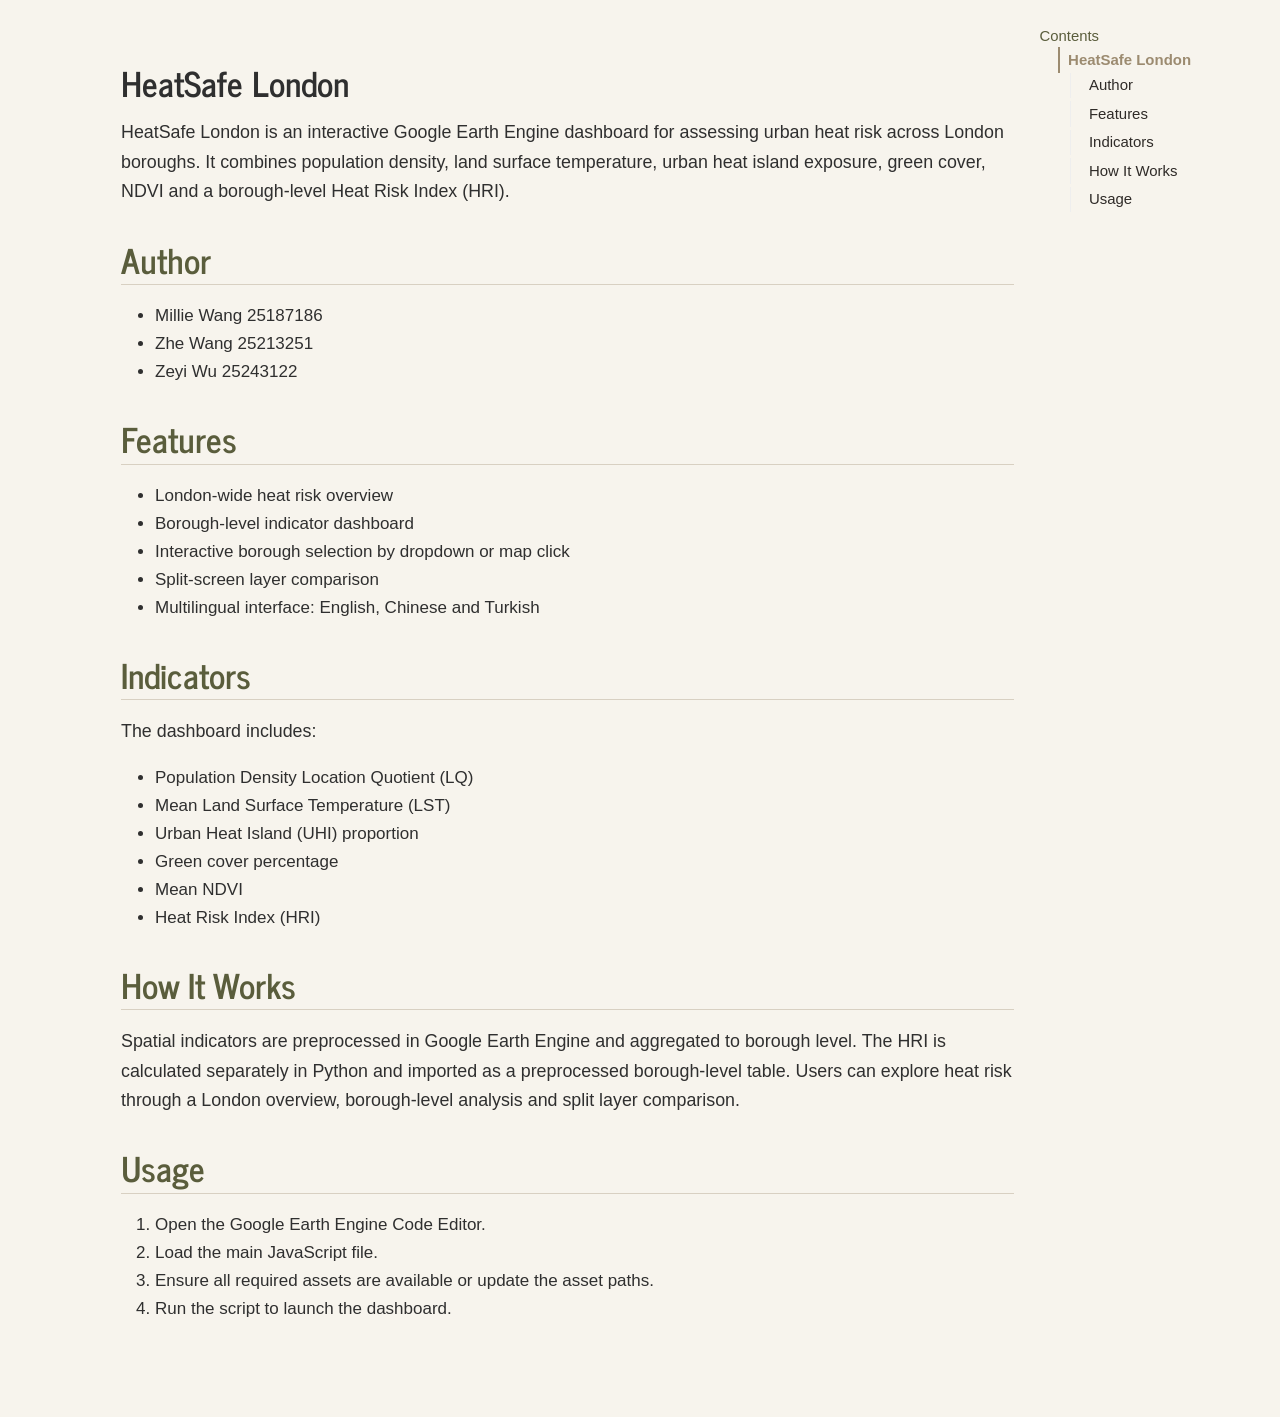
<file: docs/readme.html>
<!DOCTYPE html>
<html xmlns="http://www.w3.org/1999/xhtml" lang="en" xml:lang="en"><head>

<meta charset="utf-8">
<meta name="generator" content="quarto-1.8.27">

<meta name="viewport" content="width=device-width, initial-scale=1.0, user-scalable=yes">


<title>readme</title>
<style>
code{white-space: pre-wrap;}
span.smallcaps{font-variant: small-caps;}
div.columns{display: flex; gap: min(4vw, 1.5em);}
div.column{flex: auto; overflow-x: auto;}
div.hanging-indent{margin-left: 1.5em; text-indent: -1.5em;}
ul.task-list{list-style: none;}
ul.task-list li input[type="checkbox"] {
  width: 0.8em;
  margin: 0 0.8em 0.2em -1em; /* quarto-specific, see https://github.com/quarto-dev/quarto-cli/issues/4556 */ 
  vertical-align: middle;
}
</style>


<script src="site_libs/quarto-nav/quarto-nav.js"></script>
<script src="site_libs/clipboard/clipboard.min.js"></script>
<script src="site_libs/quarto-search/autocomplete.umd.js"></script>
<script src="site_libs/quarto-search/fuse.min.js"></script>
<script src="site_libs/quarto-search/quarto-search.js"></script>
<meta name="quarto:offset" content="./">
<script src="site_libs/quarto-html/quarto.js" type="module"></script>
<script src="site_libs/quarto-html/tabsets/tabsets.js" type="module"></script>
<script src="site_libs/quarto-html/axe/axe-check.js" type="module"></script>
<script src="site_libs/quarto-html/popper.min.js"></script>
<script src="site_libs/quarto-html/tippy.umd.min.js"></script>
<script src="site_libs/quarto-html/anchor.min.js"></script>
<link href="site_libs/quarto-html/tippy.css" rel="stylesheet">
<link href="site_libs/quarto-html/quarto-syntax-highlighting-8b4baf804e461d9b72633f0de59a0cac.css" rel="stylesheet" id="quarto-text-highlighting-styles">
<script src="site_libs/bootstrap/bootstrap.min.js"></script>
<link href="site_libs/bootstrap/bootstrap-icons.css" rel="stylesheet">
<link href="site_libs/bootstrap/bootstrap-45b8331bbeab54e69bca7af882e0669b.min.css" rel="stylesheet" append-hash="true" id="quarto-bootstrap" data-mode="light">
<script id="quarto-search-options" type="application/json">{
  "location": "sidebar",
  "copy-button": false,
  "collapse-after": 3,
  "panel-placement": "start",
  "type": "textbox",
  "limit": 50,
  "keyboard-shortcut": [
    "f",
    "/",
    "s"
  ],
  "show-item-context": false,
  "language": {
    "search-no-results-text": "No results",
    "search-matching-documents-text": "matching documents",
    "search-copy-link-title": "Copy link to search",
    "search-hide-matches-text": "Hide additional matches",
    "search-more-match-text": "more match in this document",
    "search-more-matches-text": "more matches in this document",
    "search-clear-button-title": "Clear",
    "search-text-placeholder": "",
    "search-detached-cancel-button-title": "Cancel",
    "search-submit-button-title": "Submit",
    "search-label": "Search"
  }
}</script>
<style>html{ scroll-behavior: smooth; }</style>


<link rel="stylesheet" href="style.css">
</head>

<body class="quarto-light">

<div id="quarto-search-results"></div>
<!-- content -->
<div id="quarto-content" class="quarto-container page-columns page-rows-contents page-layout-article">
<!-- sidebar -->
<!-- margin-sidebar -->
    <div id="quarto-margin-sidebar" class="sidebar margin-sidebar">
        <nav id="TOC" role="doc-toc" class="toc-active">
    <h2 id="toc-title">Contents</h2>
   
  <ul>
  <li><a href="#heatsafe-london" id="toc-heatsafe-london" class="nav-link active" data-scroll-target="#heatsafe-london">HeatSafe London</a>
  <ul class="collapse">
  <li><a href="#author" id="toc-author" class="nav-link" data-scroll-target="#author">Author</a></li>
  <li><a href="#features" id="toc-features" class="nav-link" data-scroll-target="#features">Features</a></li>
  <li><a href="#indicators" id="toc-indicators" class="nav-link" data-scroll-target="#indicators">Indicators</a></li>
  <li><a href="#how-it-works" id="toc-how-it-works" class="nav-link" data-scroll-target="#how-it-works">How It Works</a></li>
  <li><a href="#usage" id="toc-usage" class="nav-link" data-scroll-target="#usage">Usage</a></li>
  </ul></li>
  </ul>
</nav>
    </div>
<!-- main -->
<main class="content" id="quarto-document-content"><header id="title-block-header" class="quarto-title-block"></header>




<section id="heatsafe-london" class="level1">
<h1>HeatSafe London</h1>
<p>HeatSafe London is an interactive Google Earth Engine dashboard for assessing urban heat risk across London boroughs. It combines population density, land surface temperature, urban heat island exposure, green cover, NDVI and a borough-level Heat Risk Index (HRI).</p>
<section id="author" class="level2">
<h2 class="anchored" data-anchor-id="author">Author</h2>
<ul>
<li>Millie Wang 25187186</li>
<li>Zhe Wang 25213251</li>
<li>Zeyi Wu 25243122</li>
</ul>
</section>
<section id="features" class="level2">
<h2 class="anchored" data-anchor-id="features">Features</h2>
<ul>
<li>London-wide heat risk overview</li>
<li>Borough-level indicator dashboard</li>
<li>Interactive borough selection by dropdown or map click</li>
<li>Split-screen layer comparison</li>
<li>Multilingual interface: English, Chinese and Turkish</li>
</ul>
</section>
<section id="indicators" class="level2">
<h2 class="anchored" data-anchor-id="indicators">Indicators</h2>
<p>The dashboard includes:</p>
<ul>
<li>Population Density Location Quotient (LQ)</li>
<li>Mean Land Surface Temperature (LST)</li>
<li>Urban Heat Island (UHI) proportion</li>
<li>Green cover percentage</li>
<li>Mean NDVI</li>
<li>Heat Risk Index (HRI)</li>
</ul>
</section>
<section id="how-it-works" class="level2">
<h2 class="anchored" data-anchor-id="how-it-works">How It Works</h2>
<p>Spatial indicators are preprocessed in Google Earth Engine and aggregated to borough level. The HRI is calculated separately in Python and imported as a preprocessed borough-level table. Users can explore heat risk through a London overview, borough-level analysis and split layer comparison.</p>
</section>
<section id="usage" class="level2">
<h2 class="anchored" data-anchor-id="usage">Usage</h2>
<ol type="1">
<li>Open the Google Earth Engine Code Editor.</li>
<li>Load the main JavaScript file.</li>
<li>Ensure all required assets are available or update the asset paths.</li>
<li>Run the script to launch the dashboard.</li>
</ol>


</section>
</section>

</main> <!-- /main -->
<script id="quarto-html-after-body" type="application/javascript">
  window.document.addEventListener("DOMContentLoaded", function (event) {
    const icon = "";
    const anchorJS = new window.AnchorJS();
    anchorJS.options = {
      placement: 'right',
      icon: icon
    };
    anchorJS.add('.anchored');
    const isCodeAnnotation = (el) => {
      for (const clz of el.classList) {
        if (clz.startsWith('code-annotation-')) {                     
          return true;
        }
      }
      return false;
    }
    const onCopySuccess = function(e) {
      // button target
      const button = e.trigger;
      // don't keep focus
      button.blur();
      // flash "checked"
      button.classList.add('code-copy-button-checked');
      var currentTitle = button.getAttribute("title");
      button.setAttribute("title", "Copied!");
      let tooltip;
      if (window.bootstrap) {
        button.setAttribute("data-bs-toggle", "tooltip");
        button.setAttribute("data-bs-placement", "left");
        button.setAttribute("data-bs-title", "Copied!");
        tooltip = new bootstrap.Tooltip(button, 
          { trigger: "manual", 
            customClass: "code-copy-button-tooltip",
            offset: [0, -8]});
        tooltip.show();    
      }
      setTimeout(function() {
        if (tooltip) {
          tooltip.hide();
          button.removeAttribute("data-bs-title");
          button.removeAttribute("data-bs-toggle");
          button.removeAttribute("data-bs-placement");
        }
        button.setAttribute("title", currentTitle);
        button.classList.remove('code-copy-button-checked');
      }, 1000);
      // clear code selection
      e.clearSelection();
    }
    const getTextToCopy = function(trigger) {
      const outerScaffold = trigger.parentElement.cloneNode(true);
      const codeEl = outerScaffold.querySelector('code');
      for (const childEl of codeEl.children) {
        if (isCodeAnnotation(childEl)) {
          childEl.remove();
        }
      }
      return codeEl.innerText;
    }
    const clipboard = new window.ClipboardJS('.code-copy-button:not([data-in-quarto-modal])', {
      text: getTextToCopy
    });
    clipboard.on('success', onCopySuccess);
    if (window.document.getElementById('quarto-embedded-source-code-modal')) {
      const clipboardModal = new window.ClipboardJS('.code-copy-button[data-in-quarto-modal]', {
        text: getTextToCopy,
        container: window.document.getElementById('quarto-embedded-source-code-modal')
      });
      clipboardModal.on('success', onCopySuccess);
    }
      var localhostRegex = new RegExp(/^(?:http|https):\/\/localhost\:?[0-9]*\//);
      var mailtoRegex = new RegExp(/^mailto:/);
        var filterRegex = new RegExp('/' + window.location.host + '/');
      var isInternal = (href) => {
          return filterRegex.test(href) || localhostRegex.test(href) || mailtoRegex.test(href);
      }
      // Inspect non-navigation links and adorn them if external
     var links = window.document.querySelectorAll('a[href]:not(.nav-link):not(.navbar-brand):not(.toc-action):not(.sidebar-link):not(.sidebar-item-toggle):not(.pagination-link):not(.no-external):not([aria-hidden]):not(.dropdown-item):not(.quarto-navigation-tool):not(.about-link)');
      for (var i=0; i<links.length; i++) {
        const link = links[i];
        if (!isInternal(link.href)) {
          // undo the damage that might have been done by quarto-nav.js in the case of
          // links that we want to consider external
          if (link.dataset.originalHref !== undefined) {
            link.href = link.dataset.originalHref;
          }
            // target, if specified
            link.setAttribute("target", "_blank");
            if (link.getAttribute("rel") === null) {
              link.setAttribute("rel", "noopener");
            }
        }
      }
    function tippyHover(el, contentFn, onTriggerFn, onUntriggerFn) {
      const config = {
        allowHTML: true,
        maxWidth: 500,
        delay: 100,
        arrow: false,
        appendTo: function(el) {
            return el.parentElement;
        },
        interactive: true,
        interactiveBorder: 10,
        theme: 'quarto',
        placement: 'bottom-start',
      };
      if (contentFn) {
        config.content = contentFn;
      }
      if (onTriggerFn) {
        config.onTrigger = onTriggerFn;
      }
      if (onUntriggerFn) {
        config.onUntrigger = onUntriggerFn;
      }
      window.tippy(el, config); 
    }
    const noterefs = window.document.querySelectorAll('a[role="doc-noteref"]');
    for (var i=0; i<noterefs.length; i++) {
      const ref = noterefs[i];
      tippyHover(ref, function() {
        // use id or data attribute instead here
        let href = ref.getAttribute('data-footnote-href') || ref.getAttribute('href');
        try { href = new URL(href).hash; } catch {}
        const id = href.replace(/^#\/?/, "");
        const note = window.document.getElementById(id);
        if (note) {
          return note.innerHTML;
        } else {
          return "";
        }
      });
    }
    const xrefs = window.document.querySelectorAll('a.quarto-xref');
    const processXRef = (id, note) => {
      // Strip column container classes
      const stripColumnClz = (el) => {
        el.classList.remove("page-full", "page-columns");
        if (el.children) {
          for (const child of el.children) {
            stripColumnClz(child);
          }
        }
      }
      stripColumnClz(note)
      if (id === null || id.startsWith('sec-')) {
        // Special case sections, only their first couple elements
        const container = document.createElement("div");
        if (note.children && note.children.length > 2) {
          container.appendChild(note.children[0].cloneNode(true));
          for (let i = 1; i < note.children.length; i++) {
            const child = note.children[i];
            if (child.tagName === "P" && child.innerText === "") {
              continue;
            } else {
              container.appendChild(child.cloneNode(true));
              break;
            }
          }
          if (window.Quarto?.typesetMath) {
            window.Quarto.typesetMath(container);
          }
          return container.innerHTML
        } else {
          if (window.Quarto?.typesetMath) {
            window.Quarto.typesetMath(note);
          }
          return note.innerHTML;
        }
      } else {
        // Remove any anchor links if they are present
        const anchorLink = note.querySelector('a.anchorjs-link');
        if (anchorLink) {
          anchorLink.remove();
        }
        if (window.Quarto?.typesetMath) {
          window.Quarto.typesetMath(note);
        }
        if (note.classList.contains("callout")) {
          return note.outerHTML;
        } else {
          return note.innerHTML;
        }
      }
    }
    for (var i=0; i<xrefs.length; i++) {
      const xref = xrefs[i];
      tippyHover(xref, undefined, function(instance) {
        instance.disable();
        let url = xref.getAttribute('href');
        let hash = undefined; 
        if (url.startsWith('#')) {
          hash = url;
        } else {
          try { hash = new URL(url).hash; } catch {}
        }
        if (hash) {
          const id = hash.replace(/^#\/?/, "");
          const note = window.document.getElementById(id);
          if (note !== null) {
            try {
              const html = processXRef(id, note.cloneNode(true));
              instance.setContent(html);
            } finally {
              instance.enable();
              instance.show();
            }
          } else {
            // See if we can fetch this
            fetch(url.split('#')[0])
            .then(res => res.text())
            .then(html => {
              const parser = new DOMParser();
              const htmlDoc = parser.parseFromString(html, "text/html");
              const note = htmlDoc.getElementById(id);
              if (note !== null) {
                const html = processXRef(id, note);
                instance.setContent(html);
              } 
            }).finally(() => {
              instance.enable();
              instance.show();
            });
          }
        } else {
          // See if we can fetch a full url (with no hash to target)
          // This is a special case and we should probably do some content thinning / targeting
          fetch(url)
          .then(res => res.text())
          .then(html => {
            const parser = new DOMParser();
            const htmlDoc = parser.parseFromString(html, "text/html");
            const note = htmlDoc.querySelector('main.content');
            if (note !== null) {
              // This should only happen for chapter cross references
              // (since there is no id in the URL)
              // remove the first header
              if (note.children.length > 0 && note.children[0].tagName === "HEADER") {
                note.children[0].remove();
              }
              const html = processXRef(null, note);
              instance.setContent(html);
            } 
          }).finally(() => {
            instance.enable();
            instance.show();
          });
        }
      }, function(instance) {
      });
    }
        let selectedAnnoteEl;
        const selectorForAnnotation = ( cell, annotation) => {
          let cellAttr = 'data-code-cell="' + cell + '"';
          let lineAttr = 'data-code-annotation="' +  annotation + '"';
          const selector = 'span[' + cellAttr + '][' + lineAttr + ']';
          return selector;
        }
        const selectCodeLines = (annoteEl) => {
          const doc = window.document;
          const targetCell = annoteEl.getAttribute("data-target-cell");
          const targetAnnotation = annoteEl.getAttribute("data-target-annotation");
          const annoteSpan = window.document.querySelector(selectorForAnnotation(targetCell, targetAnnotation));
          const lines = annoteSpan.getAttribute("data-code-lines").split(",");
          const lineIds = lines.map((line) => {
            return targetCell + "-" + line;
          })
          let top = null;
          let height = null;
          let parent = null;
          if (lineIds.length > 0) {
              //compute the position of the single el (top and bottom and make a div)
              const el = window.document.getElementById(lineIds[0]);
              top = el.offsetTop;
              height = el.offsetHeight;
              parent = el.parentElement.parentElement;
            if (lineIds.length > 1) {
              const lastEl = window.document.getElementById(lineIds[lineIds.length - 1]);
              const bottom = lastEl.offsetTop + lastEl.offsetHeight;
              height = bottom - top;
            }
            if (top !== null && height !== null && parent !== null) {
              // cook up a div (if necessary) and position it 
              let div = window.document.getElementById("code-annotation-line-highlight");
              if (div === null) {
                div = window.document.createElement("div");
                div.setAttribute("id", "code-annotation-line-highlight");
                div.style.position = 'absolute';
                parent.appendChild(div);
              }
              div.style.top = top - 2 + "px";
              div.style.height = height + 4 + "px";
              div.style.left = 0;
              let gutterDiv = window.document.getElementById("code-annotation-line-highlight-gutter");
              if (gutterDiv === null) {
                gutterDiv = window.document.createElement("div");
                gutterDiv.setAttribute("id", "code-annotation-line-highlight-gutter");
                gutterDiv.style.position = 'absolute';
                const codeCell = window.document.getElementById(targetCell);
                const gutter = codeCell.querySelector('.code-annotation-gutter');
                gutter.appendChild(gutterDiv);
              }
              gutterDiv.style.top = top - 2 + "px";
              gutterDiv.style.height = height + 4 + "px";
            }
            selectedAnnoteEl = annoteEl;
          }
        };
        const unselectCodeLines = () => {
          const elementsIds = ["code-annotation-line-highlight", "code-annotation-line-highlight-gutter"];
          elementsIds.forEach((elId) => {
            const div = window.document.getElementById(elId);
            if (div) {
              div.remove();
            }
          });
          selectedAnnoteEl = undefined;
        };
          // Handle positioning of the toggle
      window.addEventListener(
        "resize",
        throttle(() => {
          elRect = undefined;
          if (selectedAnnoteEl) {
            selectCodeLines(selectedAnnoteEl);
          }
        }, 10)
      );
      function throttle(fn, ms) {
      let throttle = false;
      let timer;
        return (...args) => {
          if(!throttle) { // first call gets through
              fn.apply(this, args);
              throttle = true;
          } else { // all the others get throttled
              if(timer) clearTimeout(timer); // cancel #2
              timer = setTimeout(() => {
                fn.apply(this, args);
                timer = throttle = false;
              }, ms);
          }
        };
      }
        // Attach click handler to the DT
        const annoteDls = window.document.querySelectorAll('dt[data-target-cell]');
        for (const annoteDlNode of annoteDls) {
          annoteDlNode.addEventListener('click', (event) => {
            const clickedEl = event.target;
            if (clickedEl !== selectedAnnoteEl) {
              unselectCodeLines();
              const activeEl = window.document.querySelector('dt[data-target-cell].code-annotation-active');
              if (activeEl) {
                activeEl.classList.remove('code-annotation-active');
              }
              selectCodeLines(clickedEl);
              clickedEl.classList.add('code-annotation-active');
            } else {
              // Unselect the line
              unselectCodeLines();
              clickedEl.classList.remove('code-annotation-active');
            }
          });
        }
    const findCites = (el) => {
      const parentEl = el.parentElement;
      if (parentEl) {
        const cites = parentEl.dataset.cites;
        if (cites) {
          return {
            el,
            cites: cites.split(' ')
          };
        } else {
          return findCites(el.parentElement)
        }
      } else {
        return undefined;
      }
    };
    var bibliorefs = window.document.querySelectorAll('a[role="doc-biblioref"]');
    for (var i=0; i<bibliorefs.length; i++) {
      const ref = bibliorefs[i];
      const citeInfo = findCites(ref);
      if (citeInfo) {
        tippyHover(citeInfo.el, function() {
          var popup = window.document.createElement('div');
          citeInfo.cites.forEach(function(cite) {
            var citeDiv = window.document.createElement('div');
            citeDiv.classList.add('hanging-indent');
            citeDiv.classList.add('csl-entry');
            var biblioDiv = window.document.getElementById('ref-' + cite);
            if (biblioDiv) {
              citeDiv.innerHTML = biblioDiv.innerHTML;
            }
            popup.appendChild(citeDiv);
          });
          return popup.innerHTML;
        });
      }
    }
  });
  </script>
</div> <!-- /content -->




<script src="site_libs/quarto-html/zenscroll-min.js"></script>
</body></html>
</file>
<file: docs/site_libs/quarto-html/tippy.css>
.tippy-box[data-animation=fade][data-state=hidden]{opacity:0}[data-tippy-root]{max-width:calc(100vw - 10px)}.tippy-box{position:relative;background-color:#333;color:#fff;border-radius:4px;font-size:14px;line-height:1.4;white-space:normal;outline:0;transition-property:transform,visibility,opacity}.tippy-box[data-placement^=top]>.tippy-arrow{bottom:0}.tippy-box[data-placement^=top]>.tippy-arrow:before{bottom:-7px;left:0;border-width:8px 8px 0;border-top-color:initial;transform-origin:center top}.tippy-box[data-placement^=bottom]>.tippy-arrow{top:0}.tippy-box[data-placement^=bottom]>.tippy-arrow:before{top:-7px;left:0;border-width:0 8px 8px;border-bottom-color:initial;transform-origin:center bottom}.tippy-box[data-placement^=left]>.tippy-arrow{right:0}.tippy-box[data-placement^=left]>.tippy-arrow:before{border-width:8px 0 8px 8px;border-left-color:initial;right:-7px;transform-origin:center left}.tippy-box[data-placement^=right]>.tippy-arrow{left:0}.tippy-box[data-placement^=right]>.tippy-arrow:before{left:-7px;border-width:8px 8px 8px 0;border-right-color:initial;transform-origin:center right}.tippy-box[data-inertia][data-state=visible]{transition-timing-function:cubic-bezier(.54,1.5,.38,1.11)}.tippy-arrow{width:16px;height:16px;color:#333}.tippy-arrow:before{content:"";position:absolute;border-color:transparent;border-style:solid}.tippy-content{position:relative;padding:5px 9px;z-index:1}
</file>
<file: docs/site_libs/quarto-html/quarto-syntax-highlighting-8b4baf804e461d9b72633f0de59a0cac.css>
/* quarto syntax highlight colors */
:root {
  --quarto-hl-al-color: #ff5555;
  --quarto-hl-an-color: #6a737d;
  --quarto-hl-at-color: #d73a49;
  --quarto-hl-bn-color: #005cc5;
  --quarto-hl-bu-color: #d73a49;
  --quarto-hl-ch-color: #032f62;
  --quarto-hl-co-color: #6a737d;
  --quarto-hl-cv-color: #6a737d;
  --quarto-hl-cn-color: #005cc5;
  --quarto-hl-cf-color: #d73a49;
  --quarto-hl-dt-color: #d73a49;
  --quarto-hl-dv-color: #005cc5;
  --quarto-hl-do-color: #6a737d;
  --quarto-hl-er-color: #ff5555;
  --quarto-hl-ex-color: #d73a49;
  --quarto-hl-fl-color: #005cc5;
  --quarto-hl-fu-color: #6f42c1;
  --quarto-hl-im-color: #032f62;
  --quarto-hl-in-color: #6a737d;
  --quarto-hl-kw-color: #d73a49;
  --quarto-hl-op-color: #24292e;
  --quarto-hl-pp-color: #d73a49;
  --quarto-hl-re-color: #6a737d;
  --quarto-hl-sc-color: #005cc5;
  --quarto-hl-ss-color: #032f62;
  --quarto-hl-st-color: #032f62;
  --quarto-hl-va-color: #e36209;
  --quarto-hl-vs-color: #032f62;
  --quarto-hl-wa-color: #ff5555;
}

/* other quarto variables */
:root {
  --quarto-font-monospace: SFMono-Regular, Menlo, Monaco, Consolas, "Liberation Mono", "Courier New", monospace;
}

/* syntax highlight based on Pandoc's rules */
pre > code.sourceCode > span {
  color: #24292e;
}

code.sourceCode > span {
  color: #24292e;
}

div.sourceCode,
div.sourceCode pre.sourceCode {
  color: #24292e;
}

/* Normal */
code span {
  color: #24292e;
}

/* Alert */
code span.al {
  font-weight: bold;
  color: #ff5555;
}

/* Annotation */
code span.an {
  color: #6a737d;
}

/* Attribute */
code span.at {
  color: #d73a49;
}

/* BaseN */
code span.bn {
  color: #005cc5;
}

/* BuiltIn */
code span.bu {
  color: #d73a49;
}

/* ControlFlow */
code span.cf {
  color: #d73a49;
}

/* Char */
code span.ch {
  color: #032f62;
}

/* Constant */
code span.cn {
  color: #005cc5;
}

/* Comment */
code span.co {
  color: #6a737d;
}

/* CommentVar */
code span.cv {
  color: #6a737d;
}

/* Documentation */
code span.do {
  color: #6a737d;
}

/* DataType */
code span.dt {
  color: #d73a49;
}

/* DecVal */
code span.dv {
  color: #005cc5;
}

/* Error */
code span.er {
  color: #ff5555;
  text-decoration: underline;
}

/* Extension */
code span.ex {
  font-weight: bold;
  color: #d73a49;
}

/* Float */
code span.fl {
  color: #005cc5;
}

/* Function */
code span.fu {
  color: #6f42c1;
}

/* Import */
code span.im {
  color: #032f62;
}

/* Information */
code span.in {
  color: #6a737d;
}

/* Keyword */
code span.kw {
  color: #d73a49;
}

/* Operator */
code span.op {
  color: #24292e;
}

/* Preprocessor */
code span.pp {
  color: #d73a49;
}

/* RegionMarker */
code span.re {
  color: #6a737d;
}

/* SpecialChar */
code span.sc {
  color: #005cc5;
}

/* SpecialString */
code span.ss {
  color: #032f62;
}

/* String */
code span.st {
  color: #032f62;
}

/* Variable */
code span.va {
  color: #e36209;
}

/* VerbatimString */
code span.vs {
  color: #032f62;
}

/* Warning */
code span.wa {
  color: #ff5555;
}

.prevent-inlining {
  content: "</";
}

/*# sourceMappingURL=d5869c7ef605691dccb382f9093b1d67.css.map */
</file>
<file: docs/style.css>
/* ---------- General Layout ---------- */

body {
  background-color: #f7f4ed;
  font-family: -apple-system, BlinkMacSystemFont, "Segoe UI", Roboto, "Helvetica Neue", sans-serif;
  color: #2f2f2f;
  line-height: 1.65;
}


/* ---------- Headings ---------- */

h1, .h1 {
  color: #2f2f2f;
  font-weight: 700;
}

h2, .h2 {
  color: #5a5d3c;
  font-size: 2rem;
  font-weight: 650;
  border-bottom: 1px solid #d8d0c2;
  padding-bottom: 0.35rem;
}

h3, .h3 {
  color: #7b7f5f;
  font-size: 1.45rem;
  font-weight: 600;
}

h4, .h4 {
  color: #6b6f4a;
  font-size: 1.2rem;
  font-weight: 600;
}

/* ---------- Paragraphs and Links ---------- */

p {
  font-size: 1.05rem;
}

a {
  color: #4f772d;
  text-decoration: none;
  font-weight: 500;
}

a:hover {
  color: #9c6b35;
  text-decoration: underline;
}

/* ---------- Title Banner ---------- */

.quarto-title-banner {
  min-height: 260px !important;
  height: 260px !important;
  display: flex;
  align-items: center;
  justify-content: center;
  background-position: center center !important;
  background-size: cover !important;
}

.quarto-title .title {
  color: #ffffff !important;
  text-align: center;
  font-size: 3.8rem !important;
  font-weight: 750 !important;
  letter-spacing: 0.5px;
  text-shadow: 0 3px 8px rgba(0, 0, 0, 0.45);
}

/* Hide the small Code link near the banner */
.quarto-title .code-tools-button,
.quarto-title .code-tools-button i,
.quarto-title .quarto-code-tools {
  display: none !important;
}

/* ---------- Sidebar TOC ---------- */

.sidebar nav[role="doc-toc"] {
  background-color: transparent !important;
  border: none !important;
  box-shadow: none !important;
  padding-top: 0.5rem;
}

.sidebar nav[role="doc-toc"] .toc-title {
  color: #5a5d3c;
  font-weight: 700;
}

.sidebar nav[role="doc-toc"] ul > li > a {
  color: #3b322c;
  font-size: 0.95rem;
}

.sidebar nav[role="doc-toc"] ul > li > a.active,
.sidebar nav[role="doc-toc"] ul > li > a:hover {
  color: #9c8b70 !important;
  border-left: 3px solid #9c8b70;
  padding-left: 8px;
}

/* Remove the white TOC card look */
#quarto-margin-sidebar {
  background-color: transparent !important;
}

/* ---------- Tables ---------- */

table {
  width: 100%;
  border-collapse: separate;
  border-spacing: 0;
  margin: 24px 0;
  background-color: #ffffff;
  border: 1px solid #d8d0c2;
  border-radius: 8px;
  overflow: hidden;
}

th, td {
  padding: 12px 14px;
  vertical-align: middle;
  text-align: center;
  border-bottom: 1px solid #e4ddd0;
  color: #2f2f2f;
}

th {
  background-color: #e9dfc9;
  font-weight: 650;
}

td.description {
  text-align: left;
}

tr:nth-child(even) {
  background-color: #faf8f3;
}

/* ---------- Code Blocks ---------- */

pre,
pre code,
.sourceCode,
div.sourceCode {
  background-color: #ffffff !important;
  color: #222222 !important;
  border-radius: 8px;
}

pre {
  border: 1px solid #d8d0c2;
  padding: 16px;
  overflow-x: auto;
}

code {
  background-color: #eee7d8;
  color: #222222;
  padding: 0.2em 0.4em;
  border-radius: 4px;
}

/* ---------- Images ---------- */

img {
  border-radius: 8px;
}

/* ---------- TOC active item color ---------- */

.sidebar nav[role="doc-toc"] ul > li > a.active,
.sidebar nav[role="doc-toc"] ul > li > ul > li > a.active,
.sidebar nav[role="doc-toc"] ul > li > ul > li > ul > li > a.active {
  color: #9c8b70 !important;
  border-left: 2px solid #9c8b70 !important;
}

.sidebar nav[role="doc-toc"] ul > li > a:hover,
.sidebar nav[role="doc-toc"] ul > li > ul > li > a:hover,
.sidebar nav[role="doc-toc"] ul > li > ul > li > ul > li > a:hover {
  color: #9c8b70 !important;
}

/* ---------- Right Contents / TOC Styling ---------- */

/* Whole TOC block */
.sidebar nav[role="doc-toc"] {
  font-size: 0.88rem;
  line-height: 1.28;
}

/* "Contents" title */
.sidebar nav[role="doc-toc"] .toc-title {
  font-size: 1.25rem;
  font-weight: 800;
  color: #3f4228;
  margin-bottom: 0.7rem;
}

/* TOC list spacing */
.sidebar nav[role="doc-toc"] ul {
  padding-left: 0.7rem;
}

.sidebar nav[role="doc-toc"] ul > li {
  margin-bottom: 0.18rem;
}

/* Normal TOC links */
.sidebar nav[role="doc-toc"] a {
  font-size: 0.88rem !important;
  color: #2f2b28 !important;
  padding-top: 0.05rem;
  padding-bottom: 0.05rem;
}

/* Active TOC item */
.sidebar nav[role="doc-toc"] a.active {
  color: #7f6f55 !important;
  font-weight: 650;
  border-left: 2px solid #7f6f55 !important;
}

/* Hover TOC item */
.sidebar nav[role="doc-toc"] a:hover {
  color: #7f6f55 !important;
}

/* ---------- Title banner: sample-style hero section ---------- */

.quarto-title-block .quarto-title-banner {
  height: 360px;
  background-size: cover;
  background-position: center center;
  display: flex;
  align-items: center;
  justify-content: center;
  padding: 0;
}

.quarto-title-block .quarto-title-banner .quarto-title {
  text-align: center;
  width: 100%;
}

.quarto-title-block .quarto-title-banner h1.title {
  color: white;
  font-size: 4.2rem;
  font-weight: 800;
  line-height: 1.1;
  text-align: center;
  margin: 0;
  padding: 0 2rem;
  text-shadow: 0 3px 12px rgba(0, 0, 0, 0.45);
}
</file>
